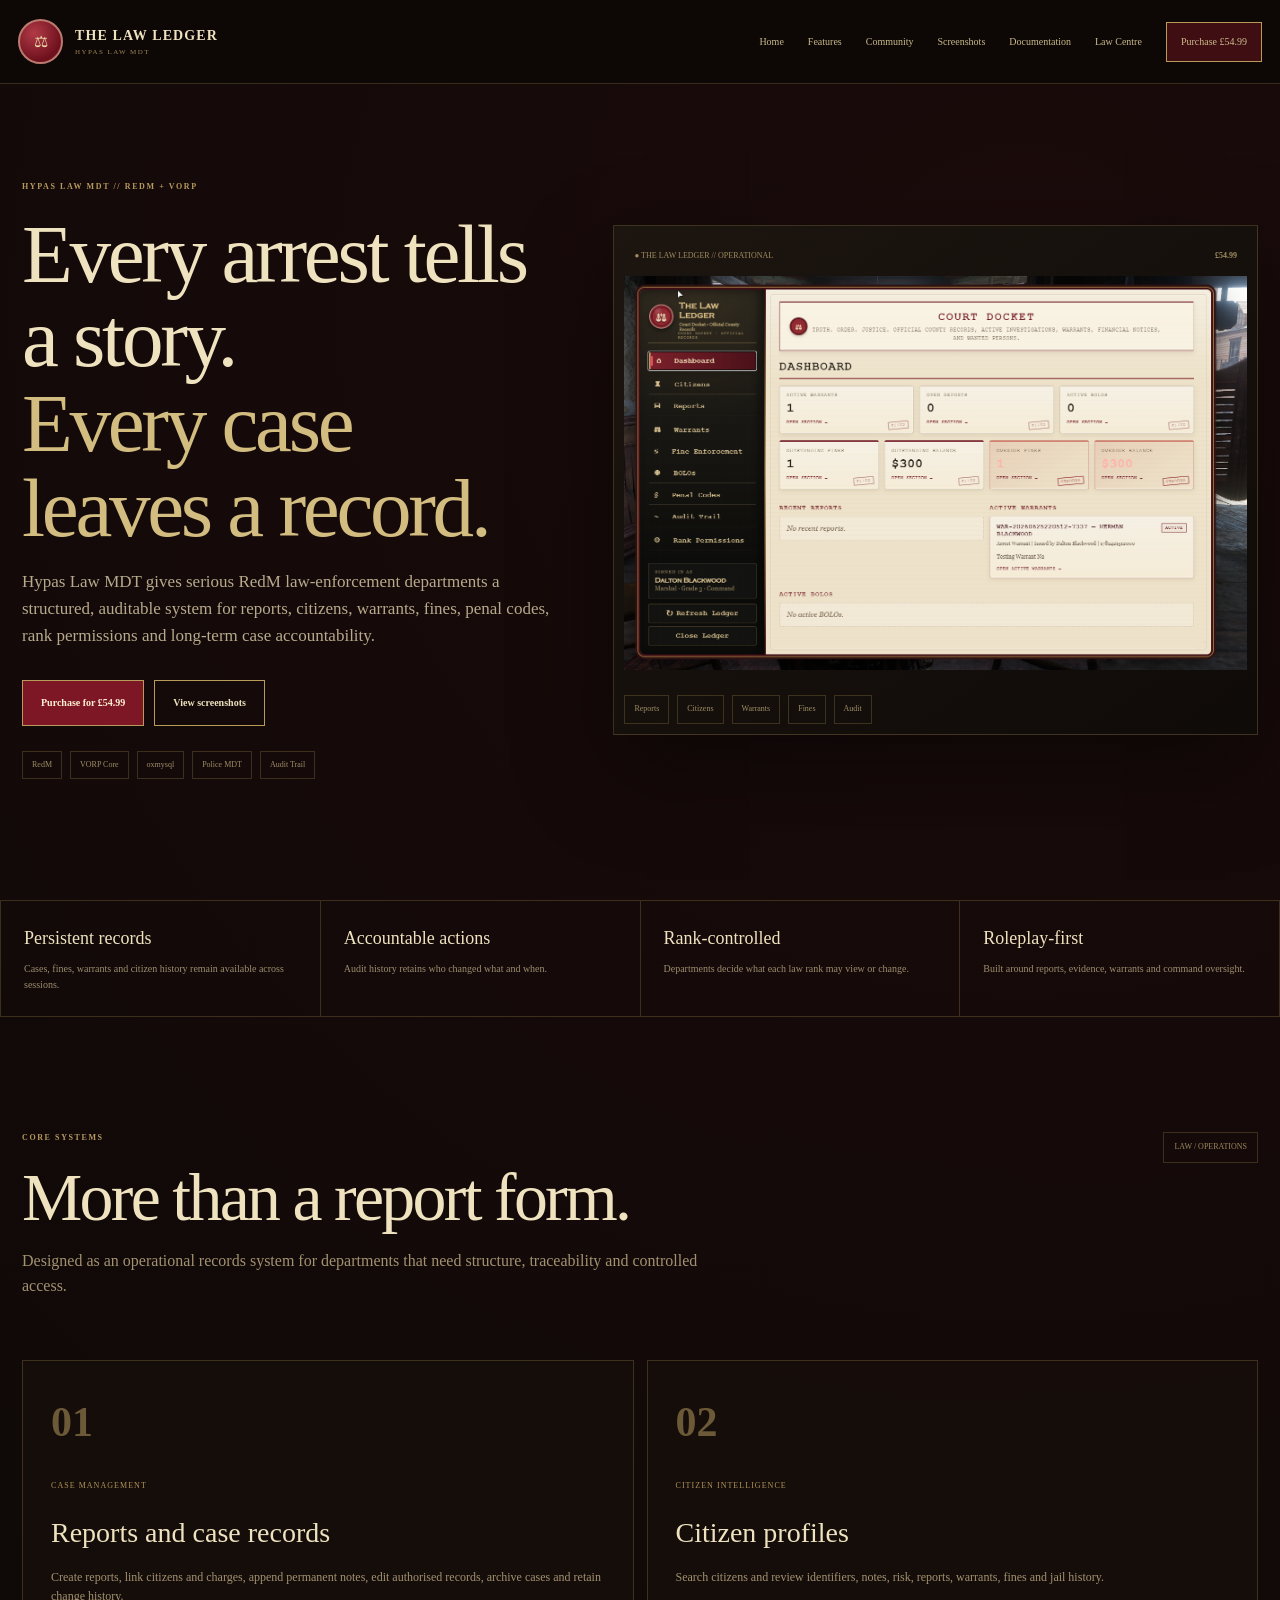
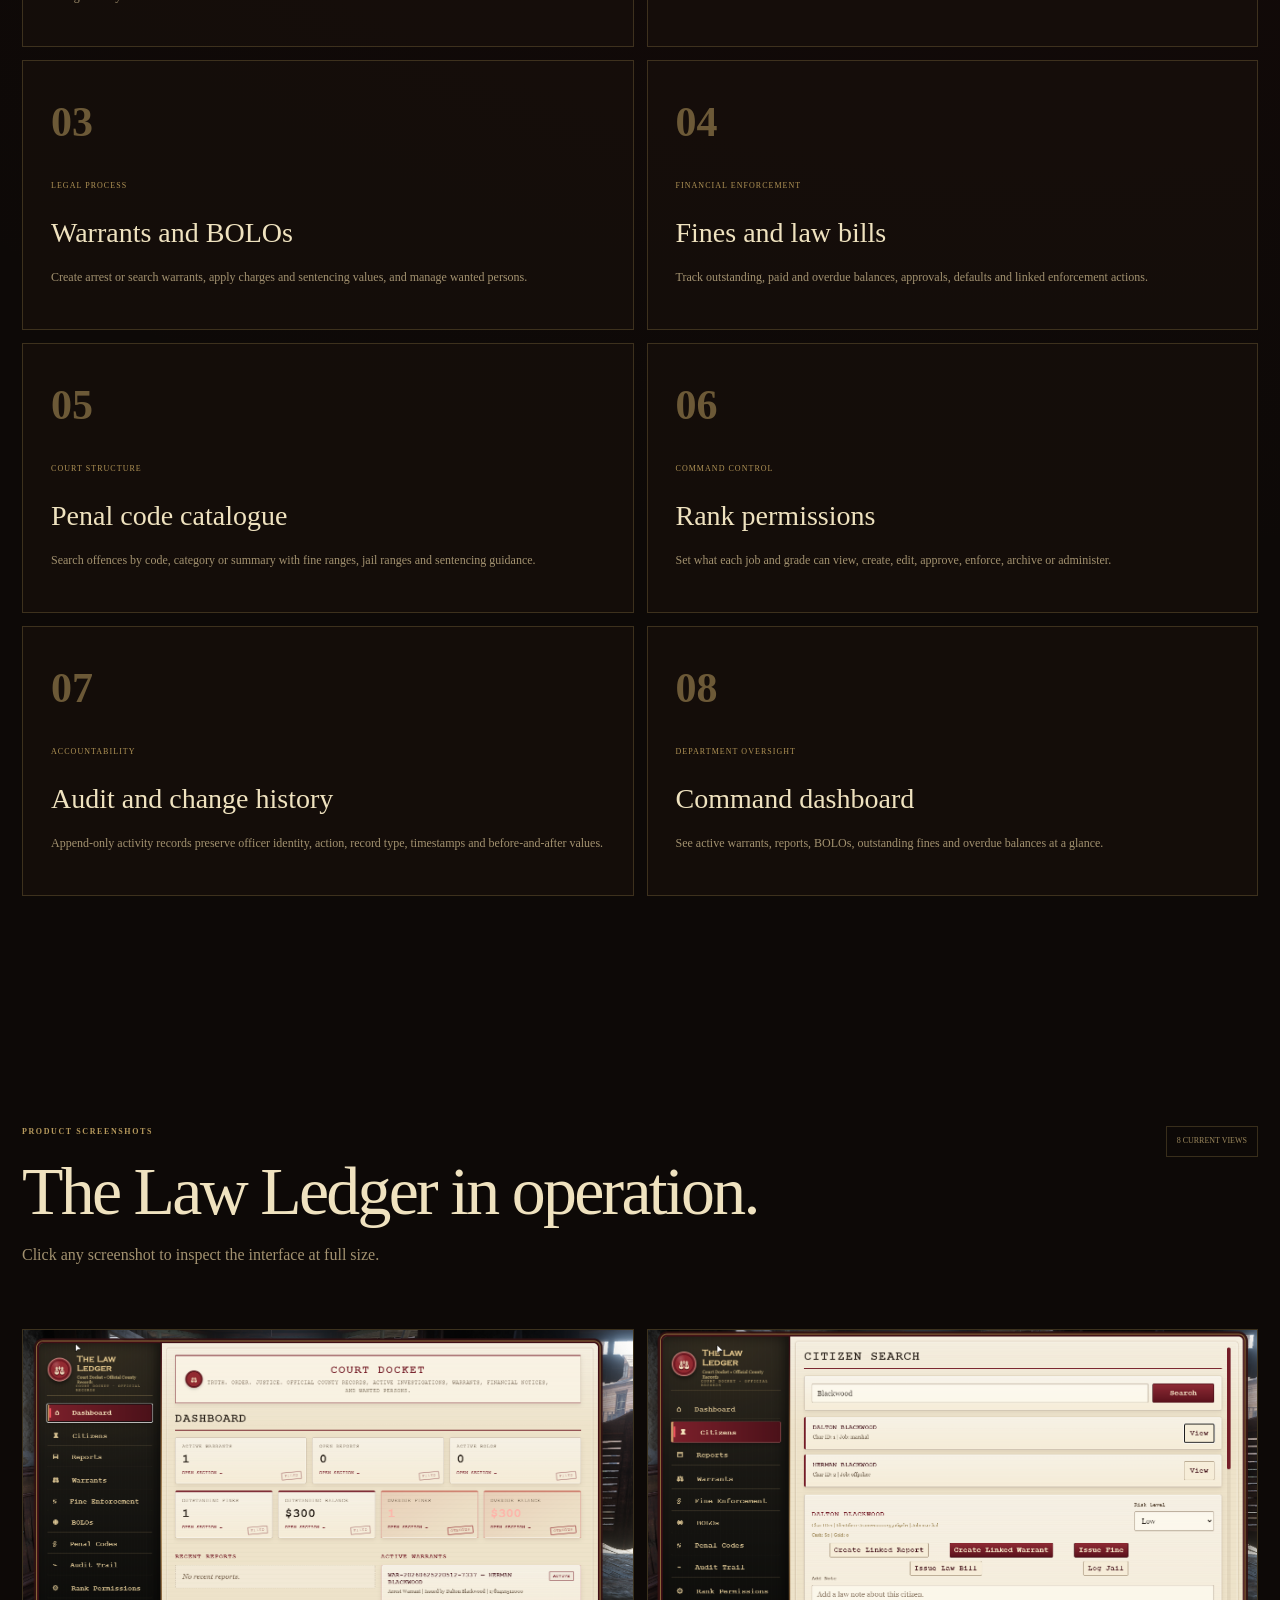
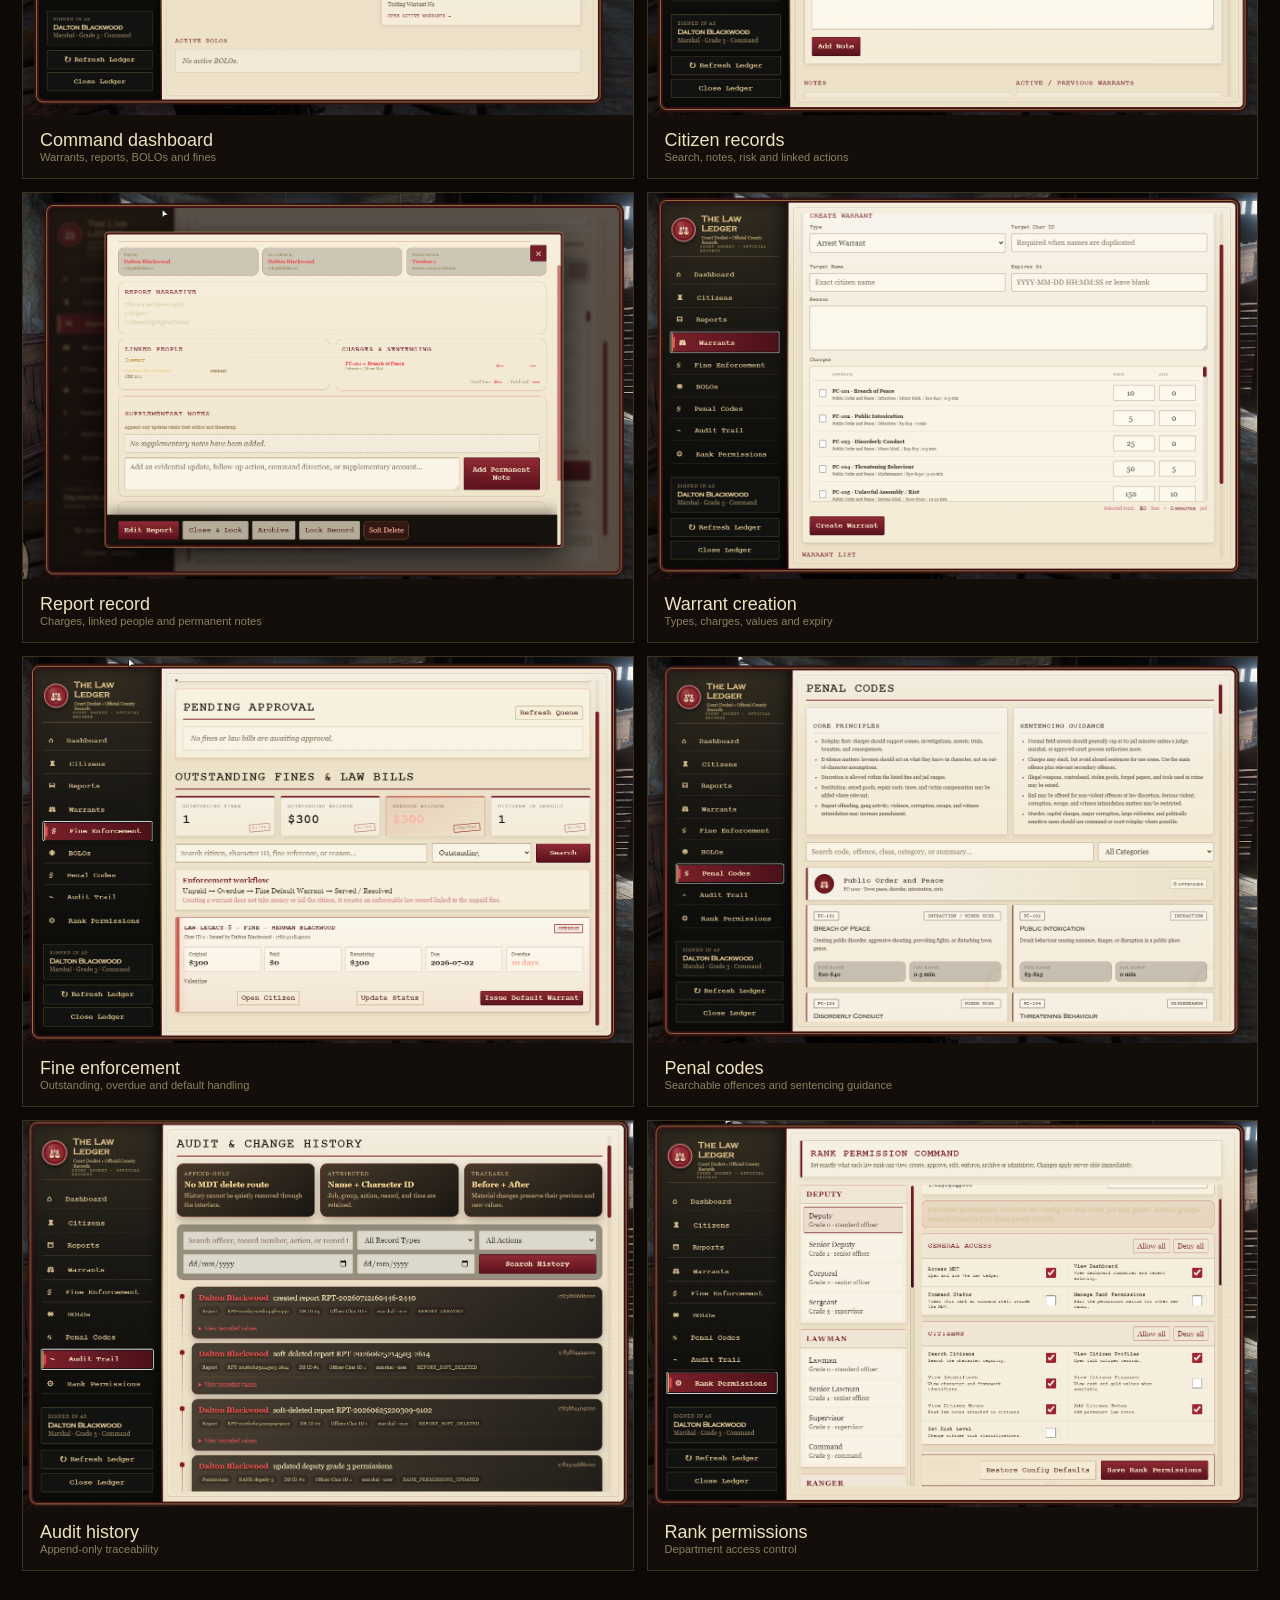
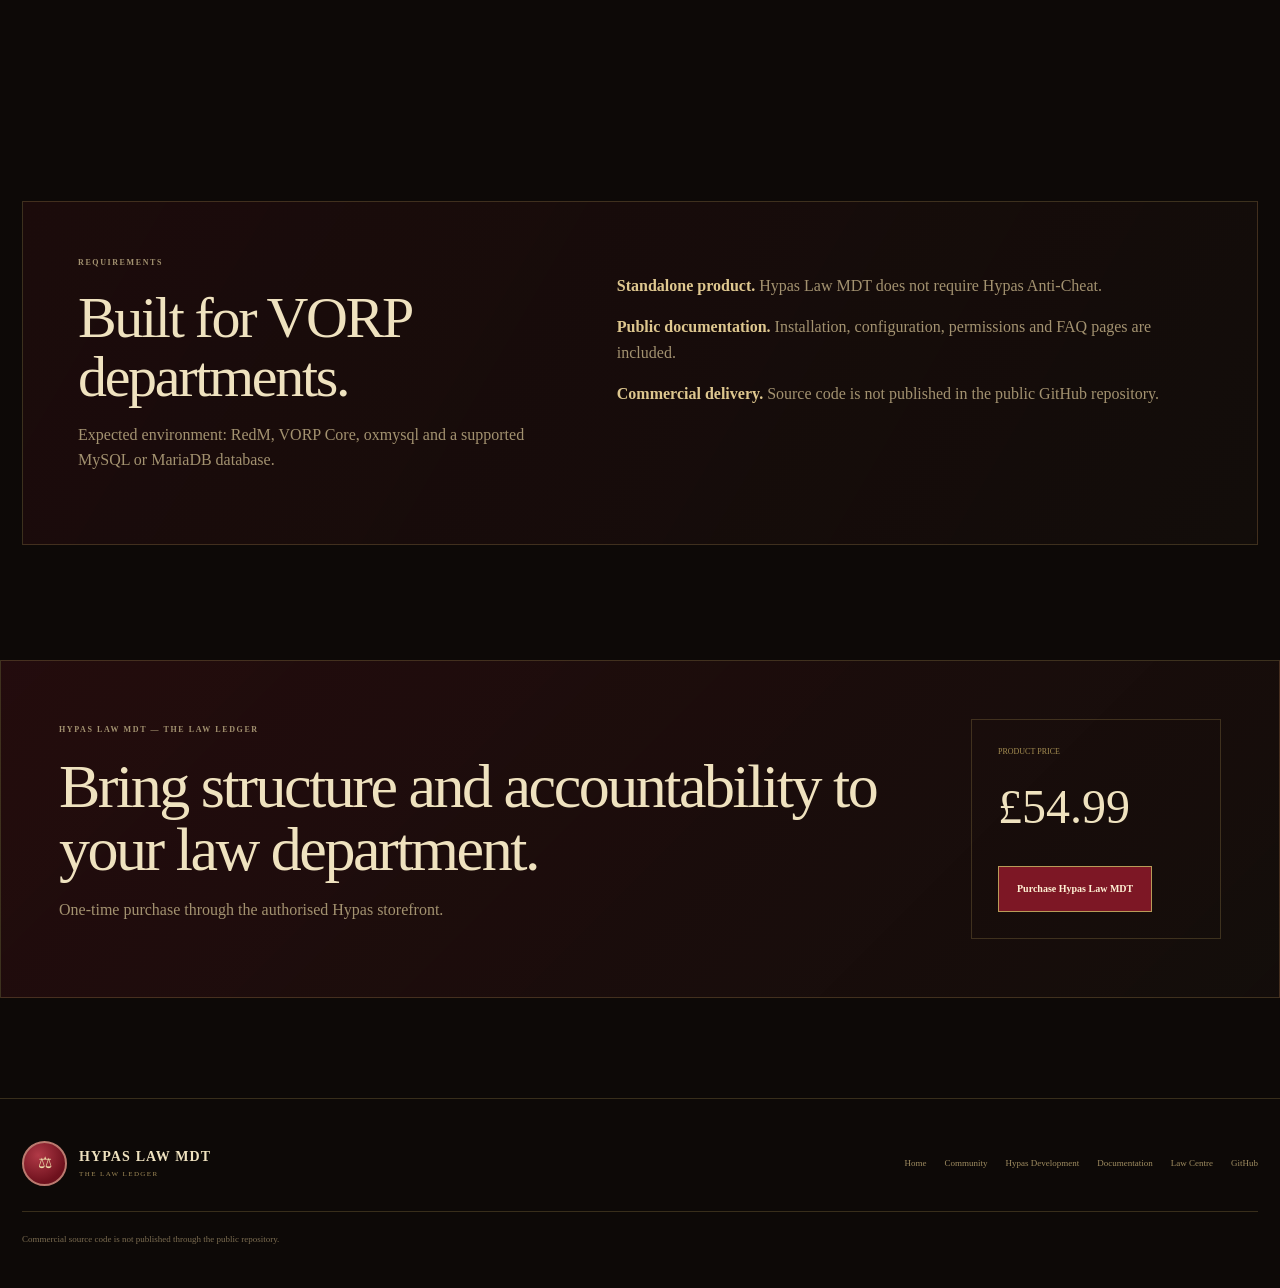
<file: docs/index.html>
<!doctype html>
<html lang="en">
<head>
<meta charset="utf-8">
<meta name="viewport" content="width=device-width,initial-scale=1">
<title>Hypas Law MDT | RedM Police MDT for VORP Servers</title>
<meta name="description" content="Hypas Law MDT is a premium RedM police MDT for VORP servers with reports, citizens, warrants, fines, penal codes, audit history and rank permissions.">
<meta name="robots" content="index,follow">
<link rel="canonical" href="https://hypasscripts.github.io/hypas-redm-mdt/">
<link rel="stylesheet" href="assets/style.css">
<script defer src="assets/main.js"></script>
<meta property="og:type" content="product">
<meta property="og:title" content="Hypas Law MDT — The Law Ledger">
<meta property="og:description" content="A premium RedM police MDT and law-enforcement records system for VORP servers.">
<meta property="og:url" content="https://hypasscripts.github.io/hypas-redm-mdt/">
<meta property="og:image" content="https://hypasscripts.github.io/hypas-redm-mdt/screenshots/dashboard.png">
<script type="application/ld+json">
{
  "@context":"https://schema.org",
  "@type":"SoftwareApplication",
  "name":"Hypas Law MDT",
  "alternateName":"The Law Ledger",
  "applicationCategory":"GameApplication",
  "operatingSystem":"RedM",
  "url":"https://hypasscripts.github.io/hypas-redm-mdt/",
  "image":"https://hypasscripts.github.io/hypas-redm-mdt/screenshots/dashboard.png",
  "description":"A premium RedM police MDT and law-enforcement records system for VORP servers.",
  "offers":{
    "@type":"Offer",
    "price":"54.99",
    "priceCurrency":"GBP",
    "availability":"https://schema.org/InStock",
    "url":"https://the-lobby-shop.tebex.io/package/7555654"
  },
  "publisher":{
    "@type":"Organization",
    "name":"Hypas Development",
    "url":"https://hypasscripts.github.io/"
  }
}
</script>
</head>
<body>
<header class="topbar">
  <a class="brand" href="#top"><span class="seal">⚖</span><span><b>THE LAW LEDGER</b><small>HYPAS LAW MDT</small></span></a>
  <button id="menuBtn" class="menuBtn" aria-expanded="false">☰</button>
  <nav id="nav">
    <a href="/">Home</a>
    <a href="#features">Features</a>
    <a href="/community/">Community</a>
    <a href="#screens">Screenshots</a>
    <a href="documentation.html">Documentation</a>
    <a href="law-centre/">Law Centre</a>
    <a class="buy" href="https://the-lobby-shop.tebex.io/package/7555654">Purchase £54.99</a>
  </nav>
</header>

<main id="top">
<section class="hero">
  <div class="heroCopy reveal">
    <p class="eyebrow">HYPAS LAW MDT // REDM + VORP</p>
    <h1>Every arrest tells a story.<br><em>Every case leaves a record.</em></h1>
    <p class="lead">Hypas Law MDT gives serious RedM law-enforcement departments a structured, auditable system for reports, citizens, warrants, fines, penal codes, rank permissions and long-term case accountability.</p>
    <div class="actions">
      <a class="button primary" href="https://the-lobby-shop.tebex.io/package/7555654">Purchase for £54.99</a>
      <a class="button secondary" href="#screens">View screenshots</a>
    </div>
    <div class="tags"><span>RedM</span><span>VORP Core</span><span>oxmysql</span><span>Police MDT</span><span>Audit Trail</span></div>
  </div>
  <aside class="heroVisual reveal">
    <div class="visualTop"><span>● THE LAW LEDGER // OPERATIONAL</span><b>£54.99</b></div>
    <button class="shot" data-image="screenshots/dashboard.png"><img src="screenshots/dashboard.png" alt="Hypas Law MDT dashboard"></button>
    <div class="visualMeta"><span>Reports</span><span>Citizens</span><span>Warrants</span><span>Fines</span><span>Audit</span></div>
  </aside>
</section>

<section class="strip">
  <div><b>Persistent records</b><span>Cases, fines, warrants and citizen history remain available across sessions.</span></div>
  <div><b>Accountable actions</b><span>Audit history retains who changed what and when.</span></div>
  <div><b>Rank-controlled</b><span>Departments decide what each law rank may view or change.</span></div>
  <div><b>Roleplay-first</b><span>Built around reports, evidence, warrants and command oversight.</span></div>
</section>

<section class="section" id="features">
  <div class="heading reveal"><div><p class="eyebrow">CORE SYSTEMS</p><h2>More than a report form.</h2><p>Designed as an operational records system for departments that need structure, traceability and controlled access.</p></div><span>LAW / OPERATIONS</span></div>
  <div class="featureGrid">
    <article class="reveal"><b>01</b><small>CASE MANAGEMENT</small><h3>Reports and case records</h3><p>Create reports, link citizens and charges, append permanent notes, edit authorised records, archive cases and retain change history.</p></article>
    <article class="reveal"><b>02</b><small>CITIZEN INTELLIGENCE</small><h3>Citizen profiles</h3><p>Search citizens and review identifiers, notes, risk, reports, warrants, fines and jail history.</p></article>
    <article class="reveal"><b>03</b><small>LEGAL PROCESS</small><h3>Warrants and BOLOs</h3><p>Create arrest or search warrants, apply charges and sentencing values, and manage wanted persons.</p></article>
    <article class="reveal"><b>04</b><small>FINANCIAL ENFORCEMENT</small><h3>Fines and law bills</h3><p>Track outstanding, paid and overdue balances, approvals, defaults and linked enforcement actions.</p></article>
    <article class="reveal"><b>05</b><small>COURT STRUCTURE</small><h3>Penal code catalogue</h3><p>Search offences by code, category or summary with fine ranges, jail ranges and sentencing guidance.</p></article>
    <article class="reveal"><b>06</b><small>COMMAND CONTROL</small><h3>Rank permissions</h3><p>Set what each job and grade can view, create, edit, approve, enforce, archive or administer.</p></article>
    <article class="reveal"><b>07</b><small>ACCOUNTABILITY</small><h3>Audit and change history</h3><p>Append-only activity records preserve officer identity, action, record type, timestamps and before-and-after values.</p></article>
    <article class="reveal"><b>08</b><small>DEPARTMENT OVERSIGHT</small><h3>Command dashboard</h3><p>See active warrants, reports, BOLOs, outstanding fines and overdue balances at a glance.</p></article>
  </div>
</section>

<section class="section" id="screens">
  <div class="heading reveal"><div><p class="eyebrow">PRODUCT SCREENSHOTS</p><h2>The Law Ledger in operation.</h2><p>Click any screenshot to inspect the interface at full size.</p></div><span>8 CURRENT VIEWS</span></div>
  <div class="gallery">
    <button class="card reveal" data-image="screenshots/dashboard.png"><img src="screenshots/dashboard.png" alt="Dashboard"><span><b>Command dashboard</b><small>Warrants, reports, BOLOs and fines</small></span></button>
    <button class="card reveal" data-image="screenshots/citizen-search.png"><img src="screenshots/citizen-search.png" alt="Citizen search"><span><b>Citizen records</b><small>Search, notes, risk and linked actions</small></span></button>
    <button class="card reveal" data-image="screenshots/report-record.png"><img src="screenshots/report-record.png" alt="Report record"><span><b>Report record</b><small>Charges, linked people and permanent notes</small></span></button>
    <button class="card reveal" data-image="screenshots/warrant-creation.png"><img src="screenshots/warrant-creation.png" alt="Warrant creation"><span><b>Warrant creation</b><small>Types, charges, values and expiry</small></span></button>
    <button class="card reveal" data-image="screenshots/fine-enforcement.png"><img src="screenshots/fine-enforcement.png" alt="Fine enforcement"><span><b>Fine enforcement</b><small>Outstanding, overdue and default handling</small></span></button>
    <button class="card reveal" data-image="screenshots/penal-codes.png"><img src="screenshots/penal-codes.png" alt="Penal codes"><span><b>Penal codes</b><small>Searchable offences and sentencing guidance</small></span></button>
    <button class="card reveal" data-image="screenshots/audit-history.png"><img src="screenshots/audit-history.png" alt="Audit history"><span><b>Audit history</b><small>Append-only traceability</small></span></button>
    <button class="card reveal" data-image="screenshots/rank-permissions.png"><img src="screenshots/rank-permissions.png" alt="Rank permissions"><span><b>Rank permissions</b><small>Department access control</small></span></button>
  </div>
</section>

<section class="section">
  <div class="infoPanel reveal">
    <div><p class="eyebrow">REQUIREMENTS</p><h2>Built for VORP departments.</h2><p>Expected environment: RedM, VORP Core, oxmysql and a supported MySQL or MariaDB database.</p></div>
    <div><p><b>Standalone product.</b> Hypas Law MDT does not require Hypas Anti-Cheat.</p><p><b>Public documentation.</b> Installation, configuration, permissions and FAQ pages are included.</p><p><b>Commercial delivery.</b> Source code is not published in the public GitHub repository.</p></div>
  </div>
</section>

<section class="purchase">
  <div><p class="eyebrow">HYPAS LAW MDT — THE LAW LEDGER</p><h2>Bring structure and accountability to your law department.</h2><p>One-time purchase through the authorised Hypas storefront.</p></div>
  <aside><small>PRODUCT PRICE</small><b>£54.99</b><a class="button primary" href="https://the-lobby-shop.tebex.io/package/7555654">Purchase Hypas Law MDT</a></aside>
</section>
</main>

<footer>
  <div class="brand"><span class="seal">⚖</span><span><b>HYPAS LAW MDT</b><small>THE LAW LEDGER</small></span></div>
  <nav><a href="/">Home</a><a href="/community/">Community</a><a href="https://hypasscripts.github.io/">Hypas Development</a><a href="documentation.html">Documentation</a><a href="law-centre/">Law Centre</a><a href="https://github.com/hypasscripts/hypas-redm-mdt">GitHub</a></nav>
  <p>Commercial source code is not published through the public repository.</p>
</footer>

<dialog id="lightbox"><button id="close">×</button><img id="lightboxImg" alt="Expanded Hypas Law MDT screenshot"></dialog>
</body>
</html>
</file>
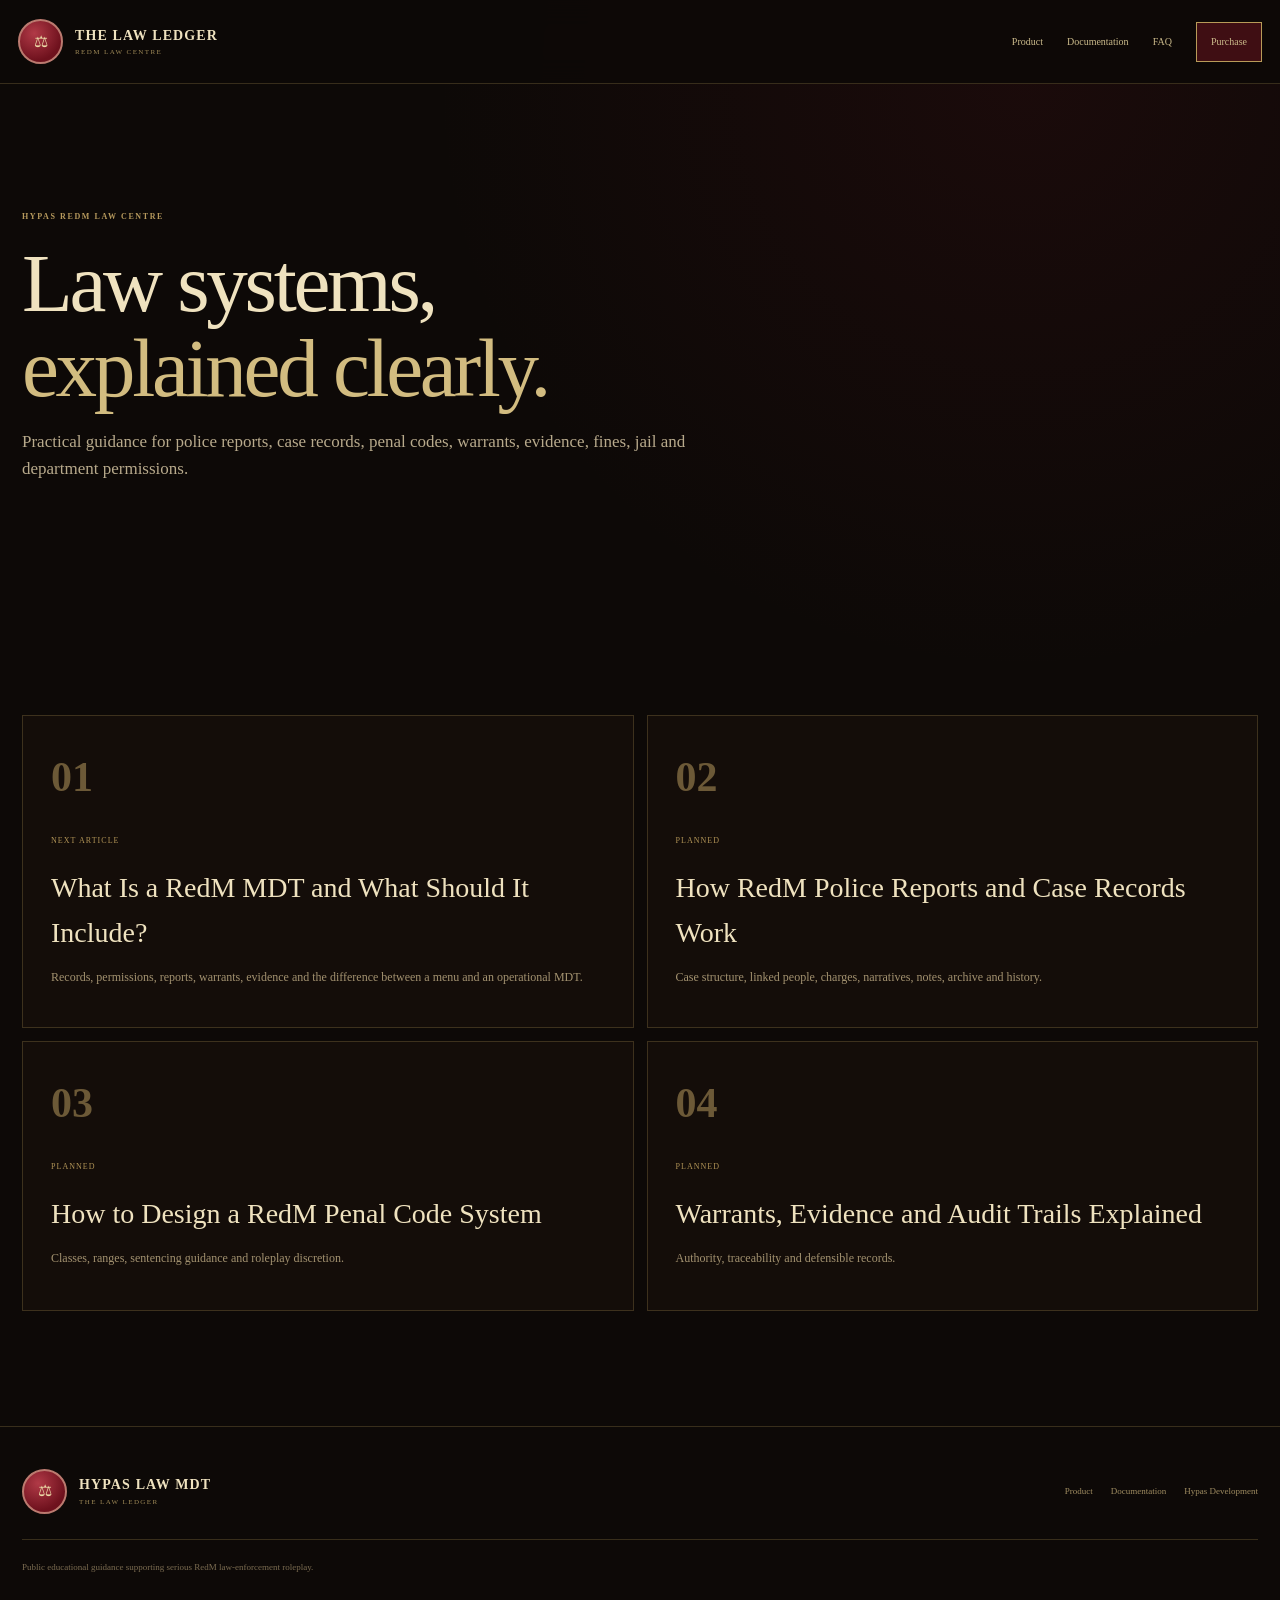
<file: docs/law-centre/index.html>
<!doctype html>
<html lang="en"><head><meta charset="utf-8"><meta name="viewport" content="width=device-width,initial-scale=1">
<title>RedM Law Centre | Hypas Law MDT</title>
<meta name="description" content="Practical RedM law-enforcement guidance covering MDT systems, reports, penal codes, warrants, fines, audit trails and rank permissions.">
<link rel="stylesheet" href="../assets/style.css"><script defer src="../assets/main.js"></script></head>
<body>
<header class="topbar"><a class="brand" href="../"><span class="seal">⚖</span><span><b>THE LAW LEDGER</b><small>REDM LAW CENTRE</small></span></a><button id="menuBtn" class="menuBtn" aria-expanded="false">☰</button><nav id="nav"><a href="../">Product</a><a href="../documentation.html">Documentation</a><a href="../faq.html">FAQ</a><a class="buy" href="https://the-lobby-shop.tebex.io/package/7555654">Purchase</a></nav></header>
<main>
<section class="hero" style="min-height:650px;grid-template-columns:1fr"><div class="reveal"><p class="eyebrow">HYPAS REDM LAW CENTRE</p><h1>Law systems,<br><em>explained clearly.</em></h1><p class="lead">Practical guidance for police reports, case records, penal codes, warrants, evidence, fines, jail and department permissions.</p></div></section>
<section class="section" style="padding-top:20px"><div class="featureGrid">
<article class="reveal"><b>01</b><small>NEXT ARTICLE</small><h3>What Is a RedM MDT and What Should It Include?</h3><p>Records, permissions, reports, warrants, evidence and the difference between a menu and an operational MDT.</p></article>
<article class="reveal"><b>02</b><small>PLANNED</small><h3>How RedM Police Reports and Case Records Work</h3><p>Case structure, linked people, charges, narratives, notes, archive and history.</p></article>
<article class="reveal"><b>03</b><small>PLANNED</small><h3>How to Design a RedM Penal Code System</h3><p>Classes, ranges, sentencing guidance and roleplay discretion.</p></article>
<article class="reveal"><b>04</b><small>PLANNED</small><h3>Warrants, Evidence and Audit Trails Explained</h3><p>Authority, traceability and defensible records.</p></article>
</div></section></main>
<footer><div class="brand"><span class="seal">⚖</span><span><b>HYPAS LAW MDT</b><small>THE LAW LEDGER</small></span></div><nav><a href="../">Product</a><a href="../documentation.html">Documentation</a><a href="https://hypasscripts.github.io/">Hypas Development</a></nav><p>Public educational guidance supporting serious RedM law-enforcement roleplay.</p></footer>
</body></html>
</file>
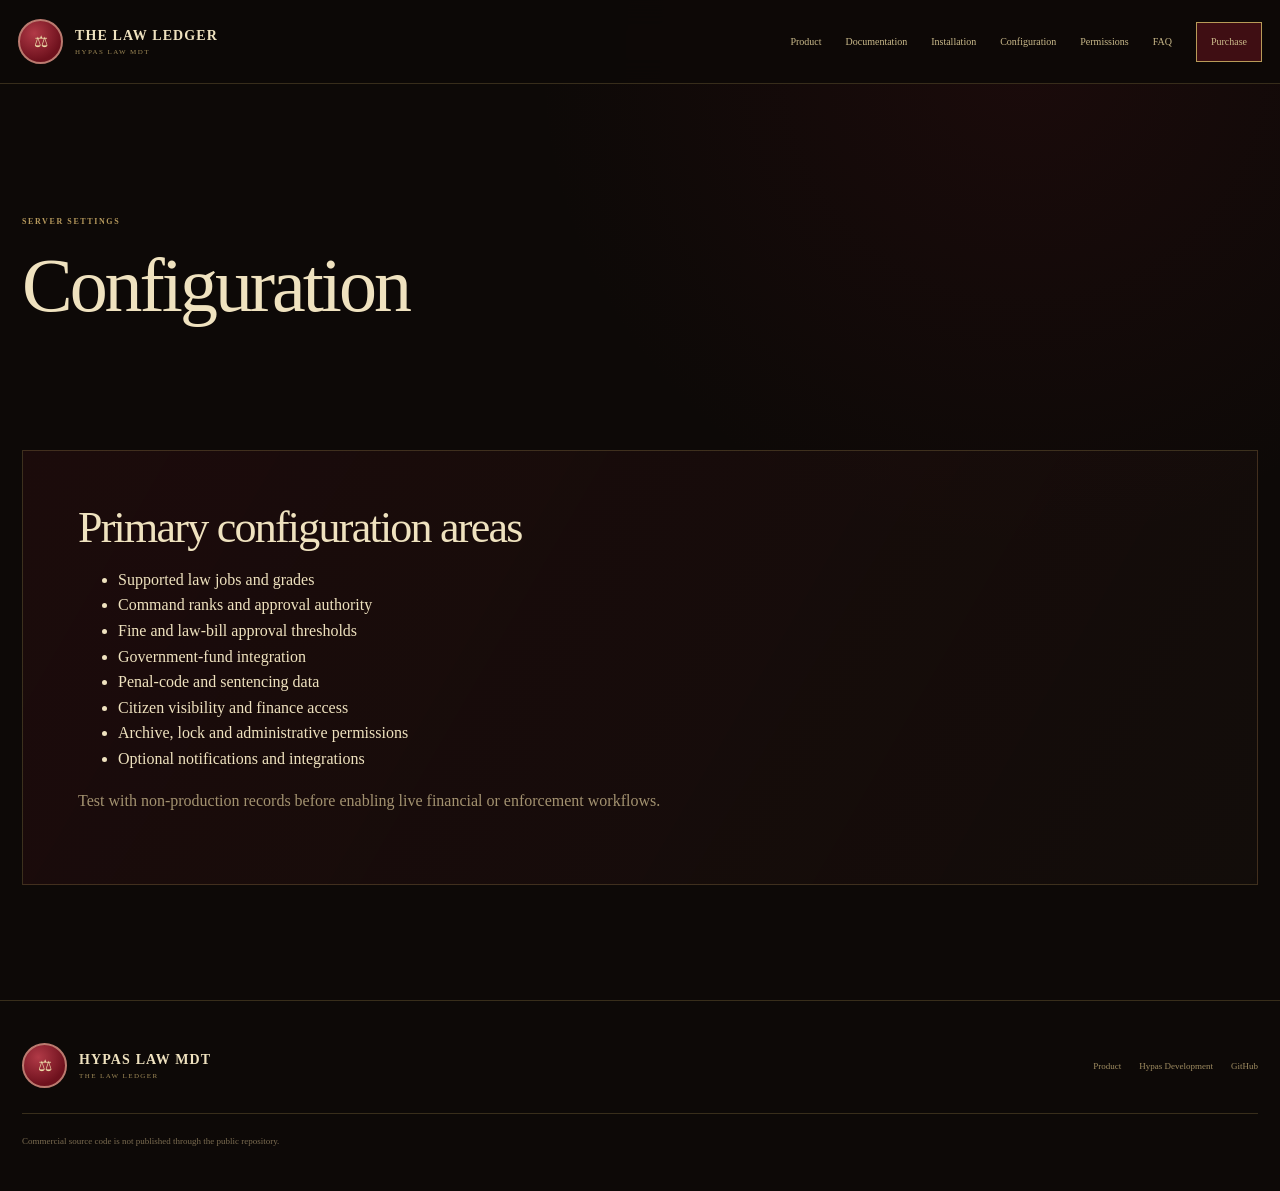
<file: docs/configuration.html>
<!doctype html>
<html lang="en">
<head>
<meta charset="utf-8"><meta name="viewport" content="width=device-width,initial-scale=1">
<title>Configuration | Hypas Law MDT</title>
<meta name="description" content="Configuration for Hypas Law MDT, a RedM police MDT for VORP servers.">
<link rel="stylesheet" href="assets/style.css"><script defer src="assets/main.js"></script>
</head>
<body>
<header class="topbar">
<a class="brand" href="./"><span class="seal">⚖</span><span><b>THE LAW LEDGER</b><small>HYPAS LAW MDT</small></span></a>
<button id="menuBtn" class="menuBtn" aria-expanded="false">☰</button>
<nav id="nav"><a href="./">Product</a><a href="documentation.html">Documentation</a><a href="installation.html">Installation</a><a href="configuration.html">Configuration</a><a href="permissions.html">Permissions</a><a href="faq.html">FAQ</a><a class="buy" href="https://the-lobby-shop.tebex.io/package/7555654">Purchase</a></nav>
</header>
<main>
<section class="hero" style="min-height:430px;grid-template-columns:1fr;padding-bottom:40px"><div class="reveal"><p class="eyebrow">SERVER SETTINGS</p><h1 style="font-size:clamp(48px,6vw,76px)">Configuration</h1></div></section>
<section class="section" style="padding-top:20px"><div class="infoPanel reveal" style="grid-template-columns:1fr"><div>
<h2 style="font-size:44px">Primary configuration areas</h2>
<ul>
<li>Supported law jobs and grades</li>
<li>Command ranks and approval authority</li>
<li>Fine and law-bill approval thresholds</li>
<li>Government-fund integration</li>
<li>Penal-code and sentencing data</li>
<li>Citizen visibility and finance access</li>
<li>Archive, lock and administrative permissions</li>
<li>Optional notifications and integrations</li>
</ul>
<p>Test with non-production records before enabling live financial or enforcement workflows.</p></div></div></section>
</main>
<footer><div class="brand"><span class="seal">⚖</span><span><b>HYPAS LAW MDT</b><small>THE LAW LEDGER</small></span></div><nav><a href="./">Product</a><a href="https://hypasscripts.github.io/">Hypas Development</a><a href="https://github.com/hypasscripts/hypas-redm-mdt">GitHub</a></nav><p>Commercial source code is not published through the public repository.</p></footer>
</body></html>
</file>
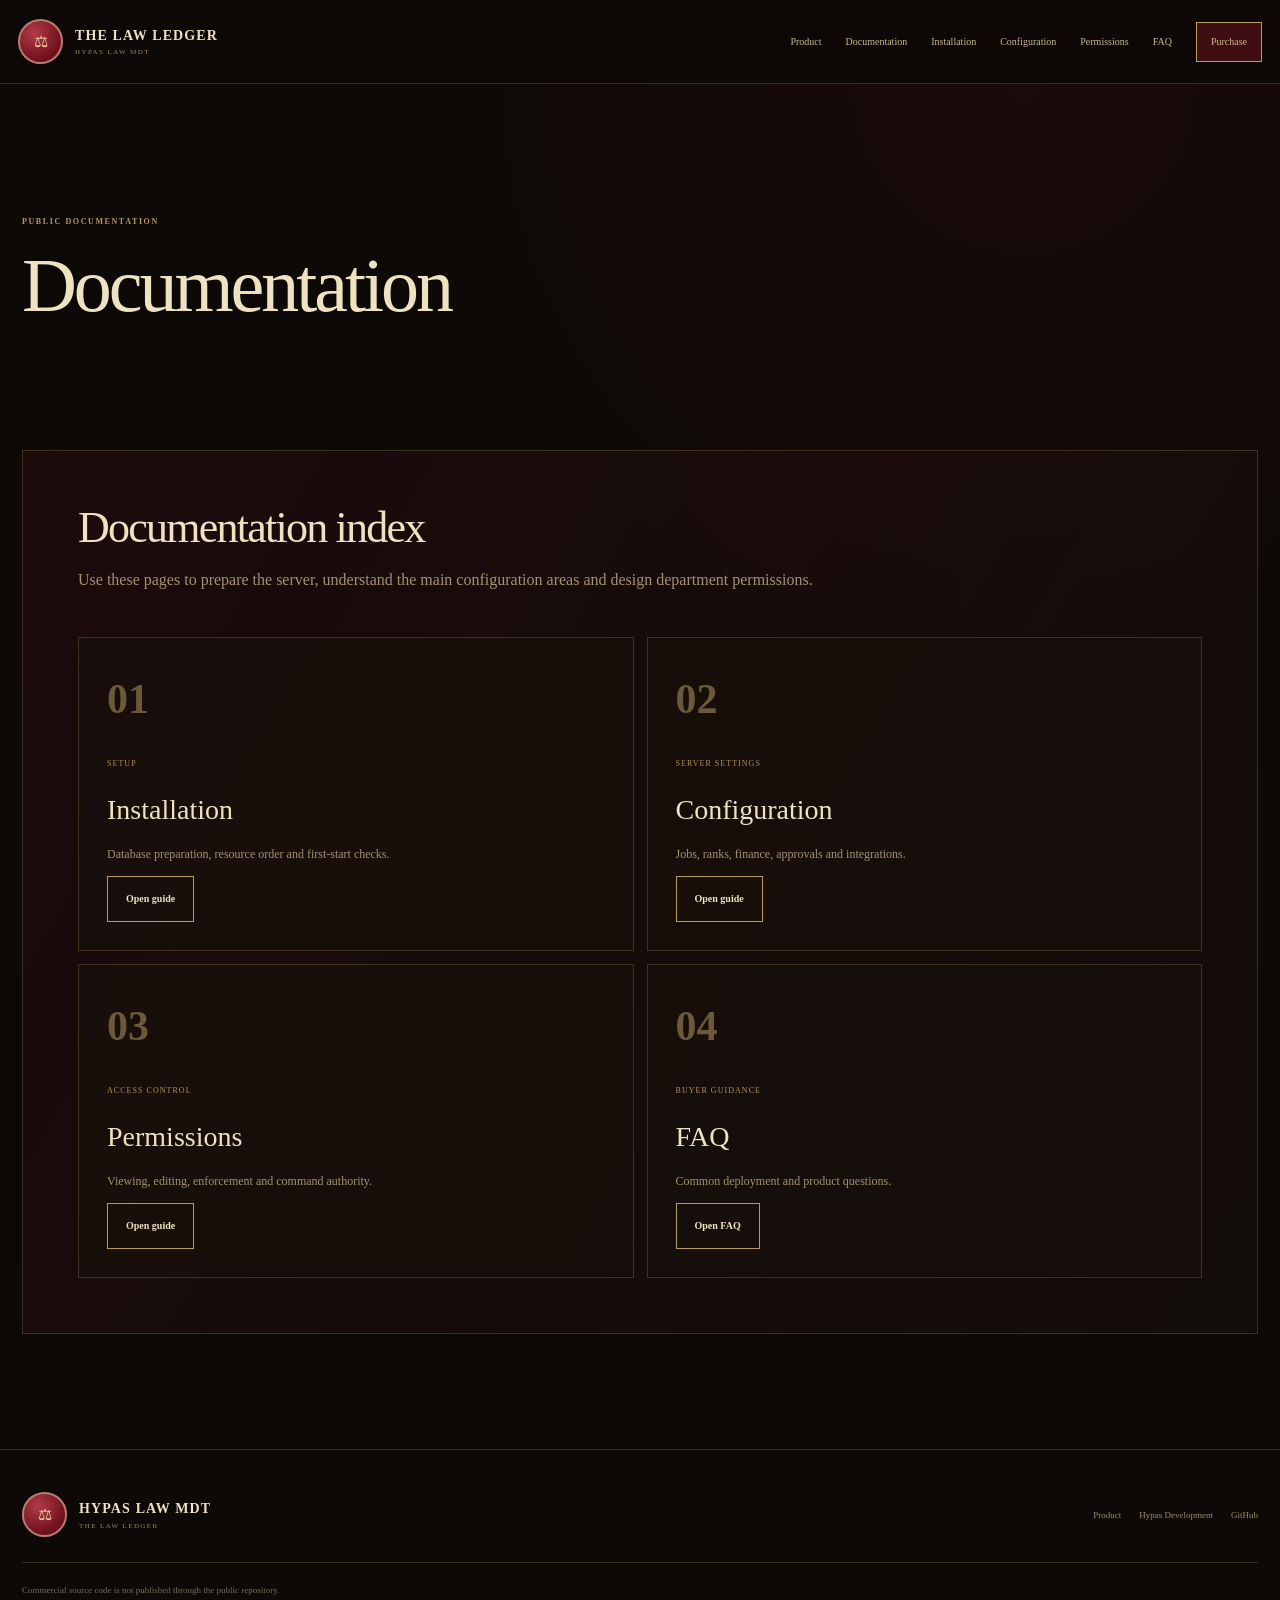
<file: docs/documentation.html>
<!doctype html>
<html lang="en">
<head>
<meta charset="utf-8"><meta name="viewport" content="width=device-width,initial-scale=1">
<title>Documentation | Hypas Law MDT</title>
<meta name="description" content="Documentation for Hypas Law MDT, a RedM police MDT for VORP servers.">
<link rel="stylesheet" href="assets/style.css"><script defer src="assets/main.js"></script>
</head>
<body>
<header class="topbar">
<a class="brand" href="./"><span class="seal">⚖</span><span><b>THE LAW LEDGER</b><small>HYPAS LAW MDT</small></span></a>
<button id="menuBtn" class="menuBtn" aria-expanded="false">☰</button>
<nav id="nav"><a href="./">Product</a><a href="documentation.html">Documentation</a><a href="installation.html">Installation</a><a href="configuration.html">Configuration</a><a href="permissions.html">Permissions</a><a href="faq.html">FAQ</a><a class="buy" href="https://the-lobby-shop.tebex.io/package/7555654">Purchase</a></nav>
</header>
<main>
<section class="hero" style="min-height:430px;grid-template-columns:1fr;padding-bottom:40px"><div class="reveal"><p class="eyebrow">PUBLIC DOCUMENTATION</p><h1 style="font-size:clamp(48px,6vw,76px)">Documentation</h1></div></section>
<section class="section" style="padding-top:20px"><div class="infoPanel reveal" style="grid-template-columns:1fr"><div>
<h2 style="font-size:44px">Documentation index</h2>
<p>Use these pages to prepare the server, understand the main configuration areas and design department permissions.</p>
<div class="featureGrid">
<article><b>01</b><small>SETUP</small><h3>Installation</h3><p>Database preparation, resource order and first-start checks.</p><a class="button secondary" href="installation.html">Open guide</a></article>
<article><b>02</b><small>SERVER SETTINGS</small><h3>Configuration</h3><p>Jobs, ranks, finance, approvals and integrations.</p><a class="button secondary" href="configuration.html">Open guide</a></article>
<article><b>03</b><small>ACCESS CONTROL</small><h3>Permissions</h3><p>Viewing, editing, enforcement and command authority.</p><a class="button secondary" href="permissions.html">Open guide</a></article>
<article><b>04</b><small>BUYER GUIDANCE</small><h3>FAQ</h3><p>Common deployment and product questions.</p><a class="button secondary" href="faq.html">Open FAQ</a></article>
</div></div></div></section>
</main>
<footer><div class="brand"><span class="seal">⚖</span><span><b>HYPAS LAW MDT</b><small>THE LAW LEDGER</small></span></div><nav><a href="./">Product</a><a href="https://hypasscripts.github.io/">Hypas Development</a><a href="https://github.com/hypasscripts/hypas-redm-mdt">GitHub</a></nav><p>Commercial source code is not published through the public repository.</p></footer>
</body></html>
</file>
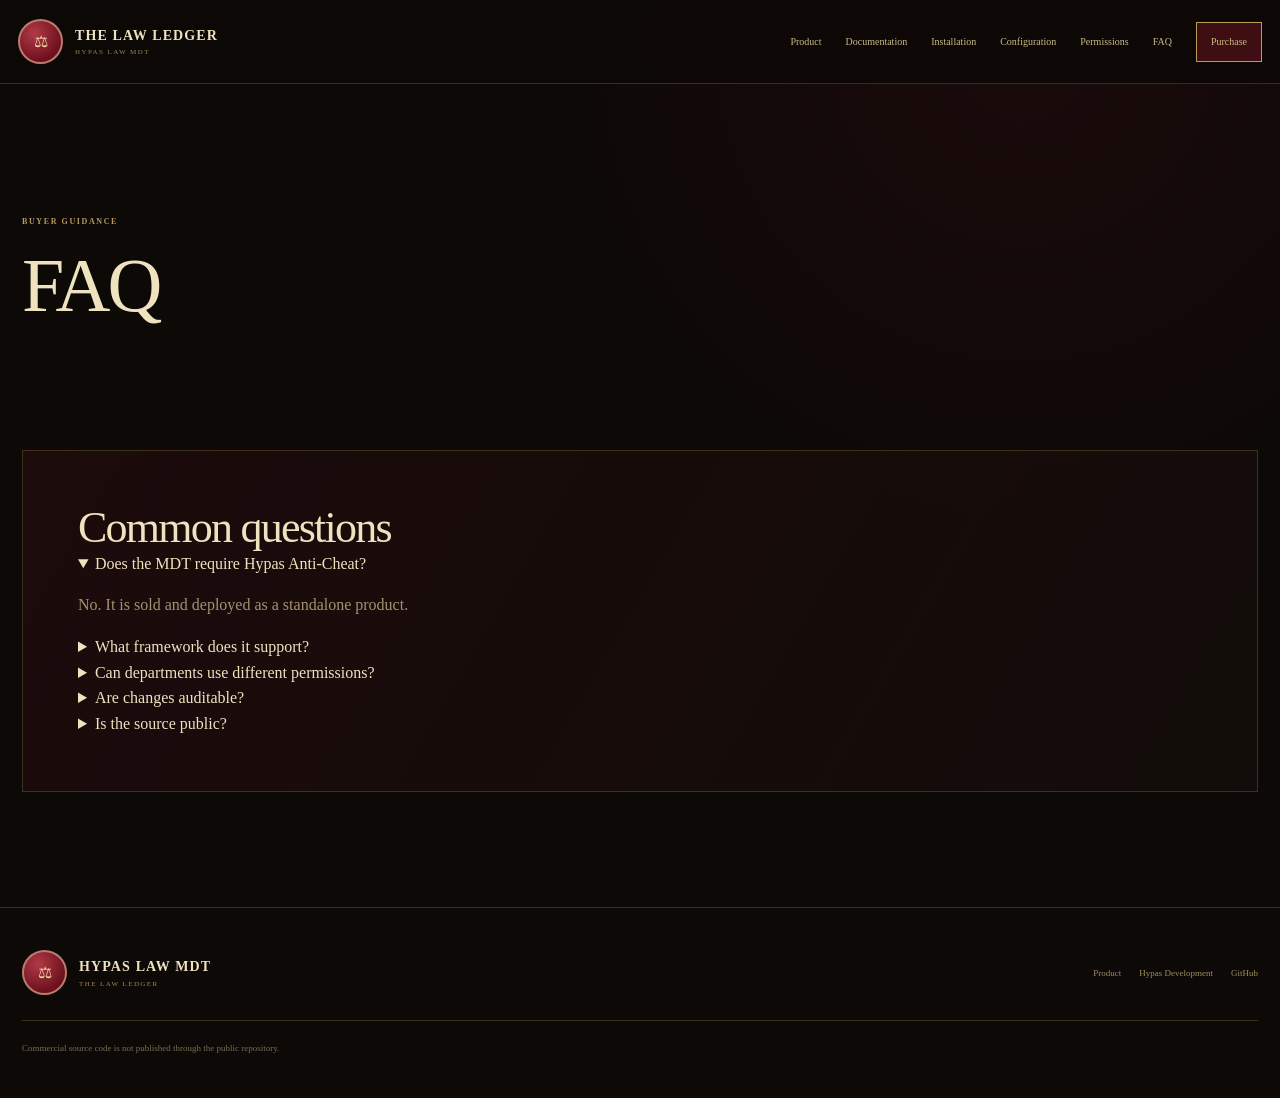
<file: docs/faq.html>
<!doctype html>
<html lang="en">
<head>
<meta charset="utf-8"><meta name="viewport" content="width=device-width,initial-scale=1">
<title>FAQ | Hypas Law MDT</title>
<meta name="description" content="FAQ for Hypas Law MDT, a RedM police MDT for VORP servers.">
<link rel="stylesheet" href="assets/style.css"><script defer src="assets/main.js"></script>
</head>
<body>
<header class="topbar">
<a class="brand" href="./"><span class="seal">⚖</span><span><b>THE LAW LEDGER</b><small>HYPAS LAW MDT</small></span></a>
<button id="menuBtn" class="menuBtn" aria-expanded="false">☰</button>
<nav id="nav"><a href="./">Product</a><a href="documentation.html">Documentation</a><a href="installation.html">Installation</a><a href="configuration.html">Configuration</a><a href="permissions.html">Permissions</a><a href="faq.html">FAQ</a><a class="buy" href="https://the-lobby-shop.tebex.io/package/7555654">Purchase</a></nav>
</header>
<main>
<section class="hero" style="min-height:430px;grid-template-columns:1fr;padding-bottom:40px"><div class="reveal"><p class="eyebrow">BUYER GUIDANCE</p><h1 style="font-size:clamp(48px,6vw,76px)">FAQ</h1></div></section>
<section class="section" style="padding-top:20px"><div class="infoPanel reveal" style="grid-template-columns:1fr"><div>
<h2 style="font-size:44px">Common questions</h2>
<div class="faqList">
<details open><summary>Does the MDT require Hypas Anti-Cheat?</summary><p>No. It is sold and deployed as a standalone product.</p></details>
<details><summary>What framework does it support?</summary><p>It is built for RedM servers using VORP Core and oxmysql.</p></details>
<details><summary>Can departments use different permissions?</summary><p>Yes. Supported jobs and grades can receive separate authority.</p></details>
<details><summary>Are changes auditable?</summary><p>Material actions can retain officer identity, timestamps and before-and-after values.</p></details>
<details><summary>Is the source public?</summary><p>No. GitHub contains product information and documentation only.</p></details>
</div></div></div></section>
</main>
<footer><div class="brand"><span class="seal">⚖</span><span><b>HYPAS LAW MDT</b><small>THE LAW LEDGER</small></span></div><nav><a href="./">Product</a><a href="https://hypasscripts.github.io/">Hypas Development</a><a href="https://github.com/hypasscripts/hypas-redm-mdt">GitHub</a></nav><p>Commercial source code is not published through the public repository.</p></footer>
</body></html>
</file>
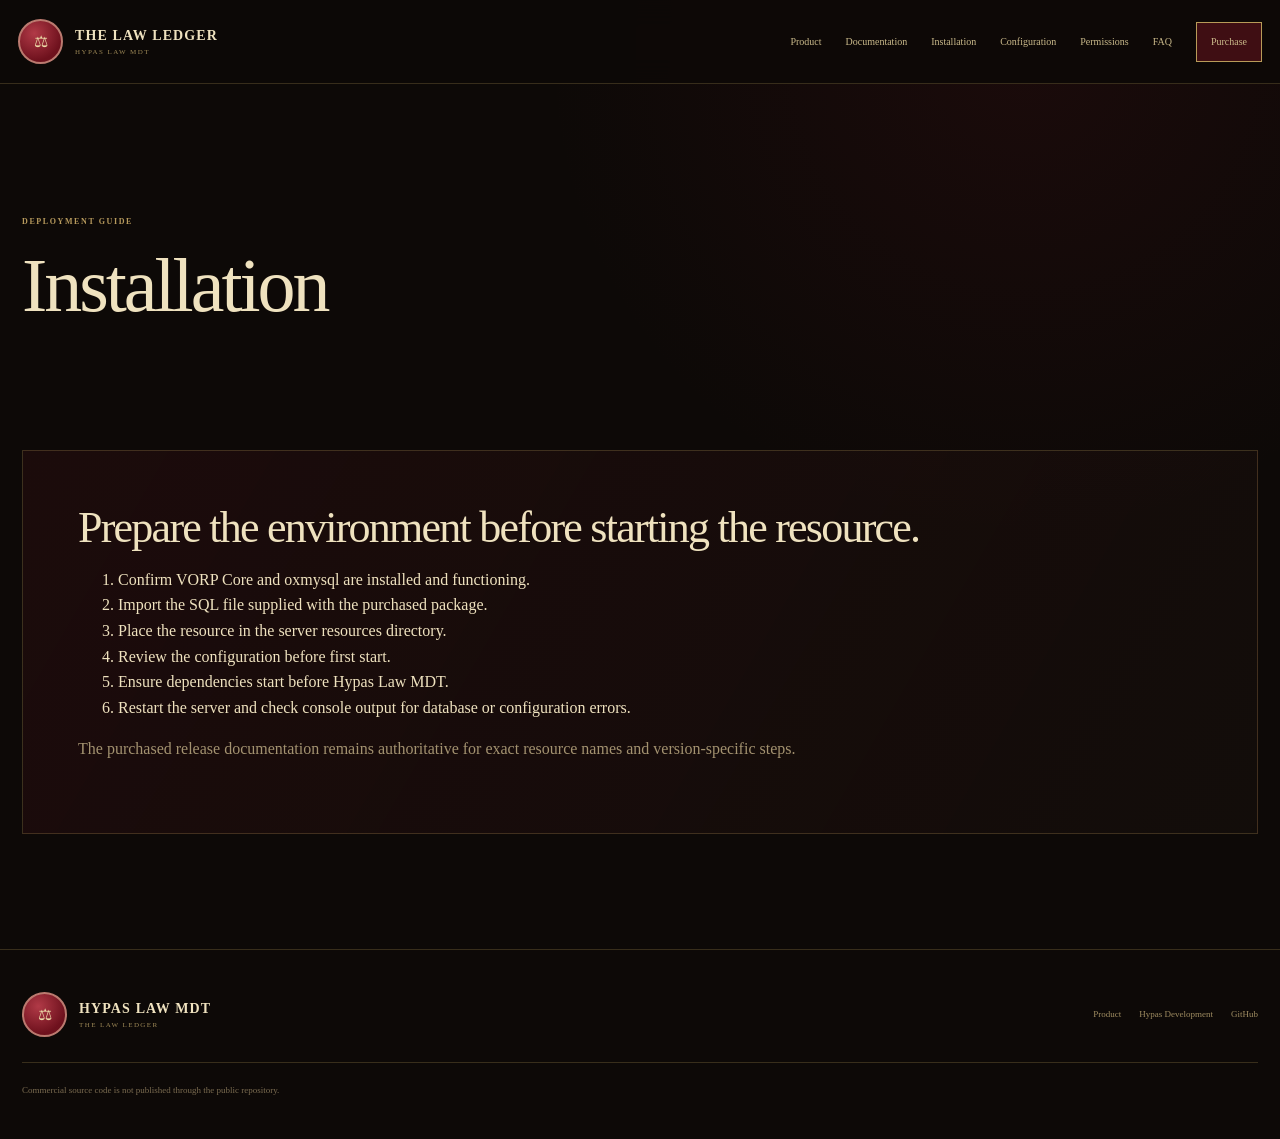
<file: docs/installation.html>
<!doctype html>
<html lang="en">
<head>
<meta charset="utf-8"><meta name="viewport" content="width=device-width,initial-scale=1">
<title>Installation | Hypas Law MDT</title>
<meta name="description" content="Installation for Hypas Law MDT, a RedM police MDT for VORP servers.">
<link rel="stylesheet" href="assets/style.css"><script defer src="assets/main.js"></script>
</head>
<body>
<header class="topbar">
<a class="brand" href="./"><span class="seal">⚖</span><span><b>THE LAW LEDGER</b><small>HYPAS LAW MDT</small></span></a>
<button id="menuBtn" class="menuBtn" aria-expanded="false">☰</button>
<nav id="nav"><a href="./">Product</a><a href="documentation.html">Documentation</a><a href="installation.html">Installation</a><a href="configuration.html">Configuration</a><a href="permissions.html">Permissions</a><a href="faq.html">FAQ</a><a class="buy" href="https://the-lobby-shop.tebex.io/package/7555654">Purchase</a></nav>
</header>
<main>
<section class="hero" style="min-height:430px;grid-template-columns:1fr;padding-bottom:40px"><div class="reveal"><p class="eyebrow">DEPLOYMENT GUIDE</p><h1 style="font-size:clamp(48px,6vw,76px)">Installation</h1></div></section>
<section class="section" style="padding-top:20px"><div class="infoPanel reveal" style="grid-template-columns:1fr"><div>
<h2 style="font-size:44px">Prepare the environment before starting the resource.</h2>
<ol>
<li>Confirm VORP Core and oxmysql are installed and functioning.</li>
<li>Import the SQL file supplied with the purchased package.</li>
<li>Place the resource in the server resources directory.</li>
<li>Review the configuration before first start.</li>
<li>Ensure dependencies start before Hypas Law MDT.</li>
<li>Restart the server and check console output for database or configuration errors.</li>
</ol>
<p>The purchased release documentation remains authoritative for exact resource names and version-specific steps.</p></div></div></section>
</main>
<footer><div class="brand"><span class="seal">⚖</span><span><b>HYPAS LAW MDT</b><small>THE LAW LEDGER</small></span></div><nav><a href="./">Product</a><a href="https://hypasscripts.github.io/">Hypas Development</a><a href="https://github.com/hypasscripts/hypas-redm-mdt">GitHub</a></nav><p>Commercial source code is not published through the public repository.</p></footer>
</body></html>
</file>
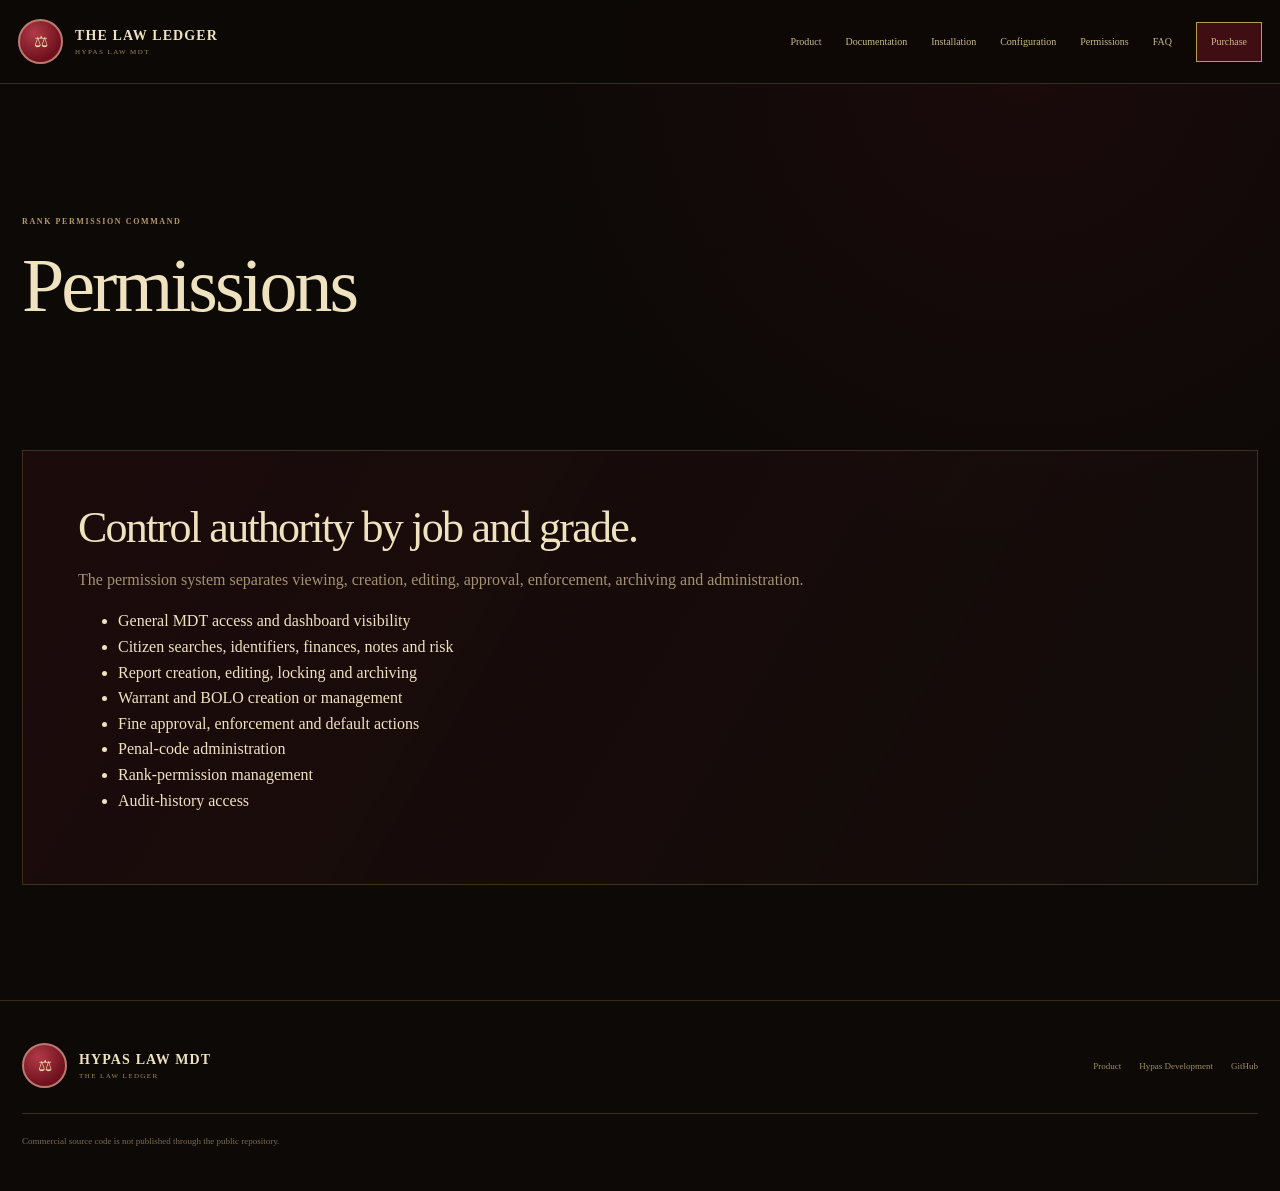
<file: docs/permissions.html>
<!doctype html>
<html lang="en">
<head>
<meta charset="utf-8"><meta name="viewport" content="width=device-width,initial-scale=1">
<title>Permissions | Hypas Law MDT</title>
<meta name="description" content="Permissions for Hypas Law MDT, a RedM police MDT for VORP servers.">
<link rel="stylesheet" href="assets/style.css"><script defer src="assets/main.js"></script>
</head>
<body>
<header class="topbar">
<a class="brand" href="./"><span class="seal">⚖</span><span><b>THE LAW LEDGER</b><small>HYPAS LAW MDT</small></span></a>
<button id="menuBtn" class="menuBtn" aria-expanded="false">☰</button>
<nav id="nav"><a href="./">Product</a><a href="documentation.html">Documentation</a><a href="installation.html">Installation</a><a href="configuration.html">Configuration</a><a href="permissions.html">Permissions</a><a href="faq.html">FAQ</a><a class="buy" href="https://the-lobby-shop.tebex.io/package/7555654">Purchase</a></nav>
</header>
<main>
<section class="hero" style="min-height:430px;grid-template-columns:1fr;padding-bottom:40px"><div class="reveal"><p class="eyebrow">RANK PERMISSION COMMAND</p><h1 style="font-size:clamp(48px,6vw,76px)">Permissions</h1></div></section>
<section class="section" style="padding-top:20px"><div class="infoPanel reveal" style="grid-template-columns:1fr"><div>
<h2 style="font-size:44px">Control authority by job and grade.</h2>
<p>The permission system separates viewing, creation, editing, approval, enforcement, archiving and administration.</p>
<ul>
<li>General MDT access and dashboard visibility</li>
<li>Citizen searches, identifiers, finances, notes and risk</li>
<li>Report creation, editing, locking and archiving</li>
<li>Warrant and BOLO creation or management</li>
<li>Fine approval, enforcement and default actions</li>
<li>Penal-code administration</li>
<li>Rank-permission management</li>
<li>Audit-history access</li>
</ul></div></div></section>
</main>
<footer><div class="brand"><span class="seal">⚖</span><span><b>HYPAS LAW MDT</b><small>THE LAW LEDGER</small></span></div><nav><a href="./">Product</a><a href="https://hypasscripts.github.io/">Hypas Development</a><a href="https://github.com/hypasscripts/hypas-redm-mdt">GitHub</a></nav><p>Commercial source code is not published through the public repository.</p></footer>
</body></html>
</file>
<file: docs/assets/style.css>
:root{--bg:#0d0907;--panel:#17100c;--cream:#efe2bf;--gold:#b89b58;--red:#7d1725;--muted:#a39270;--border:rgba(184,155,88,.25);--max:1320px}
*{box-sizing:border-box}html{scroll-behavior:smooth}body{margin:0;background:radial-gradient(circle at 80% 5%,rgba(125,23,37,.12),transparent 32%),var(--bg);color:var(--cream);font-family:Georgia,serif;line-height:1.6}a{color:inherit}.topbar{position:fixed;z-index:50;top:0;left:0;right:0;height:84px;padding:0 max(18px,calc((100vw - var(--max))/2));display:flex;align-items:center;justify-content:space-between;background:rgba(13,9,7,.94);border-bottom:1px solid var(--border);backdrop-filter:blur(14px)}.brand{display:flex;gap:12px;align-items:center;text-decoration:none}.brand>span:last-child{display:flex;flex-direction:column}.brand b{font-size:14px;letter-spacing:.08em}.brand small{font-size:7px;letter-spacing:.2em;color:#9e8957}.seal{width:45px;height:45px;border-radius:50%;display:grid;place-items:center;background:radial-gradient(circle at 35% 30%,#b13a47,#6e111d 70%);border:2px solid #bb7a6f;color:#ecdba8}.topbar nav{display:flex;gap:24px;align-items:center}.topbar nav a{text-decoration:none;font-size:10px;color:#cab98a}.buy{padding:11px 14px;border:1px solid var(--gold);background:rgba(125,23,37,.45)}.menuBtn{display:none;background:none;color:#ecdba8;border:1px solid var(--border);font-size:22px}.hero{min-height:900px;padding:150px max(22px,calc((100vw - var(--max))/2)) 90px;display:grid;grid-template-columns:.9fr 1.1fr;gap:64px;align-items:center}.eyebrow{margin:0 0 18px;color:#b79a5d;font-size:8px;font-weight:700;letter-spacing:.2em}.hero h1,.section h2,.purchase h2{margin:0;font-weight:400;line-height:1.02;letter-spacing:-.04em}.hero h1{font-size:clamp(54px,6.5vw,88px)}.hero h1 em{font-style:normal;color:#d2bc80}.lead{max-width:720px;color:#b8aa8c;font-size:17px}.actions{display:flex;gap:10px;flex-wrap:wrap;margin-top:30px}.button{min-height:46px;padding:0 18px;display:inline-flex;align-items:center;justify-content:center;text-decoration:none;border:1px solid var(--gold);font-size:10px;font-weight:700}.primary{background:var(--red);color:#fff1d4}.secondary{background:transparent}.tags,.visualMeta{display:flex;flex-wrap:wrap;gap:8px;margin-top:25px}.tags span,.visualMeta span{padding:7px 9px;border:1px solid var(--border);font-size:8px;color:#9f8d66}.heroVisual{padding:10px;border:1px solid var(--border);background:linear-gradient(145deg,#1c1510,#0f0b08);box-shadow:0 35px 90px rgba(0,0,0,.45)}.visualTop{height:40px;padding:0 10px;display:flex;align-items:center;justify-content:space-between;color:#a08c5f;font-size:8px}.shot{display:block;padding:0;border:0;background:none;cursor:zoom-in}.shot img{display:block;width:100%}.strip{max-width:var(--max);margin:0 auto;display:grid;grid-template-columns:repeat(4,1fr);border-top:1px solid var(--border);border-left:1px solid var(--border)}.strip div{padding:23px;border-right:1px solid var(--border);border-bottom:1px solid var(--border)}.strip b{display:block;font-size:18px;font-weight:400}.strip span{display:block;margin-top:8px;color:#9d8d6e;font-size:10px}.section{max-width:var(--max);margin:0 auto;padding:115px 22px}.heading{display:grid;grid-template-columns:1fr auto;gap:40px}.heading h2{font-size:clamp(42px,5.3vw,68px)}.heading p:not(.eyebrow){max-width:720px;color:var(--muted)}.heading>span{height:max-content;padding:8px 10px;border:1px solid var(--border);font-size:8px;color:#9b875c}.featureGrid,.gallery{display:grid;grid-template-columns:repeat(2,1fr);gap:13px;margin-top:45px}.featureGrid article{min-height:270px;padding:28px;border:1px solid var(--border);background:rgba(23,16,12,.65)}.featureGrid article>b{font-size:42px;color:#6c5937}.featureGrid small{display:block;margin-top:24px;color:#b09356;font-size:8px;letter-spacing:.13em}.featureGrid h3{margin:18px 0 10px;font-size:28px;font-weight:400}.featureGrid p{font-size:12px;color:var(--muted)}.card{padding:0;text-align:left;border:1px solid var(--border);background:#130e0a;color:inherit;cursor:zoom-in}.card img{display:block;width:100%;aspect-ratio:1.58/1;object-fit:cover}.card>span{display:flex;flex-direction:column;padding:15px 17px}.card b{font-size:18px;font-weight:400}.card small{color:#8f7f60}.infoPanel{padding:55px;display:grid;grid-template-columns:.9fr 1.1fr;gap:60px;border:1px solid var(--border);background:linear-gradient(120deg,rgba(125,23,37,.13),rgba(23,16,12,.5))}.infoPanel h2{font-size:clamp(38px,4.8vw,58px)}.infoPanel p{color:var(--muted)}.infoPanel b{color:#dec78f}.purchase{max-width:var(--max);margin:0 auto 100px;padding:58px;display:grid;grid-template-columns:1fr auto;gap:50px;align-items:end;border:1px solid var(--border);background:linear-gradient(135deg,rgba(125,23,37,.2),rgba(23,16,12,.62))}.purchase h2{font-size:clamp(40px,5vw,62px)}.purchase p{color:var(--muted)}.purchase aside{min-width:250px;padding:26px;border:1px solid var(--border)}.purchase aside small{display:block;color:#a68f53;font-size:8px}.purchase aside b{display:block;margin:10px 0 20px;font-size:48px;font-weight:400}footer{padding:42px max(22px,calc((100vw - var(--max))/2));display:grid;grid-template-columns:1fr auto;gap:25px;align-items:center;border-top:1px solid var(--border)}footer nav{display:flex;gap:18px;flex-wrap:wrap}footer nav a{text-decoration:none;font-size:9px;color:#9f8c61}footer p{grid-column:1/-1;margin:0;padding-top:20px;border-top:1px solid var(--border);font-size:9px;color:#7b6c51}dialog{width:min(94vw,1500px);padding:0;border:1px solid var(--gold);background:#090604}dialog::backdrop{background:rgba(0,0,0,.85)}dialog img{display:block;max-width:100%;max-height:88vh;margin:auto}dialog button{position:absolute;right:12px;top:12px;width:42px;height:42px;background:#65111d;color:#fff0cd;border:1px solid #b4575f;font-size:24px}.reveal{opacity:0;transform:translateY(20px);transition:.7s}.reveal.show{opacity:1;transform:none}@media(max-width:950px){.hero{grid-template-columns:1fr}.strip{grid-template-columns:repeat(2,1fr)}.purchase,.infoPanel{grid-template-columns:1fr}}@media(max-width:760px){.topbar{height:74px;padding:0 16px}.menuBtn{display:block}.topbar nav{display:none;position:absolute;top:74px;left:0;right:0;flex-direction:column;align-items:stretch;padding:16px;background:#120d0a}.topbar nav.open{display:flex}.topbar nav a{padding:11px;border-bottom:1px solid var(--border)}.hero{padding:120px 16px 70px;min-height:auto}.hero h1{font-size:47px}.strip{margin:0 16px;grid-template-columns:1fr}.section{padding:85px 16px}.heading{grid-template-columns:1fr}.featureGrid,.gallery{grid-template-columns:1fr}.infoPanel{padding:34px 24px}.purchase{margin:0 16px 75px;padding:36px 24px}footer{grid-template-columns:1fr;padding:35px 16px}}
</file>
